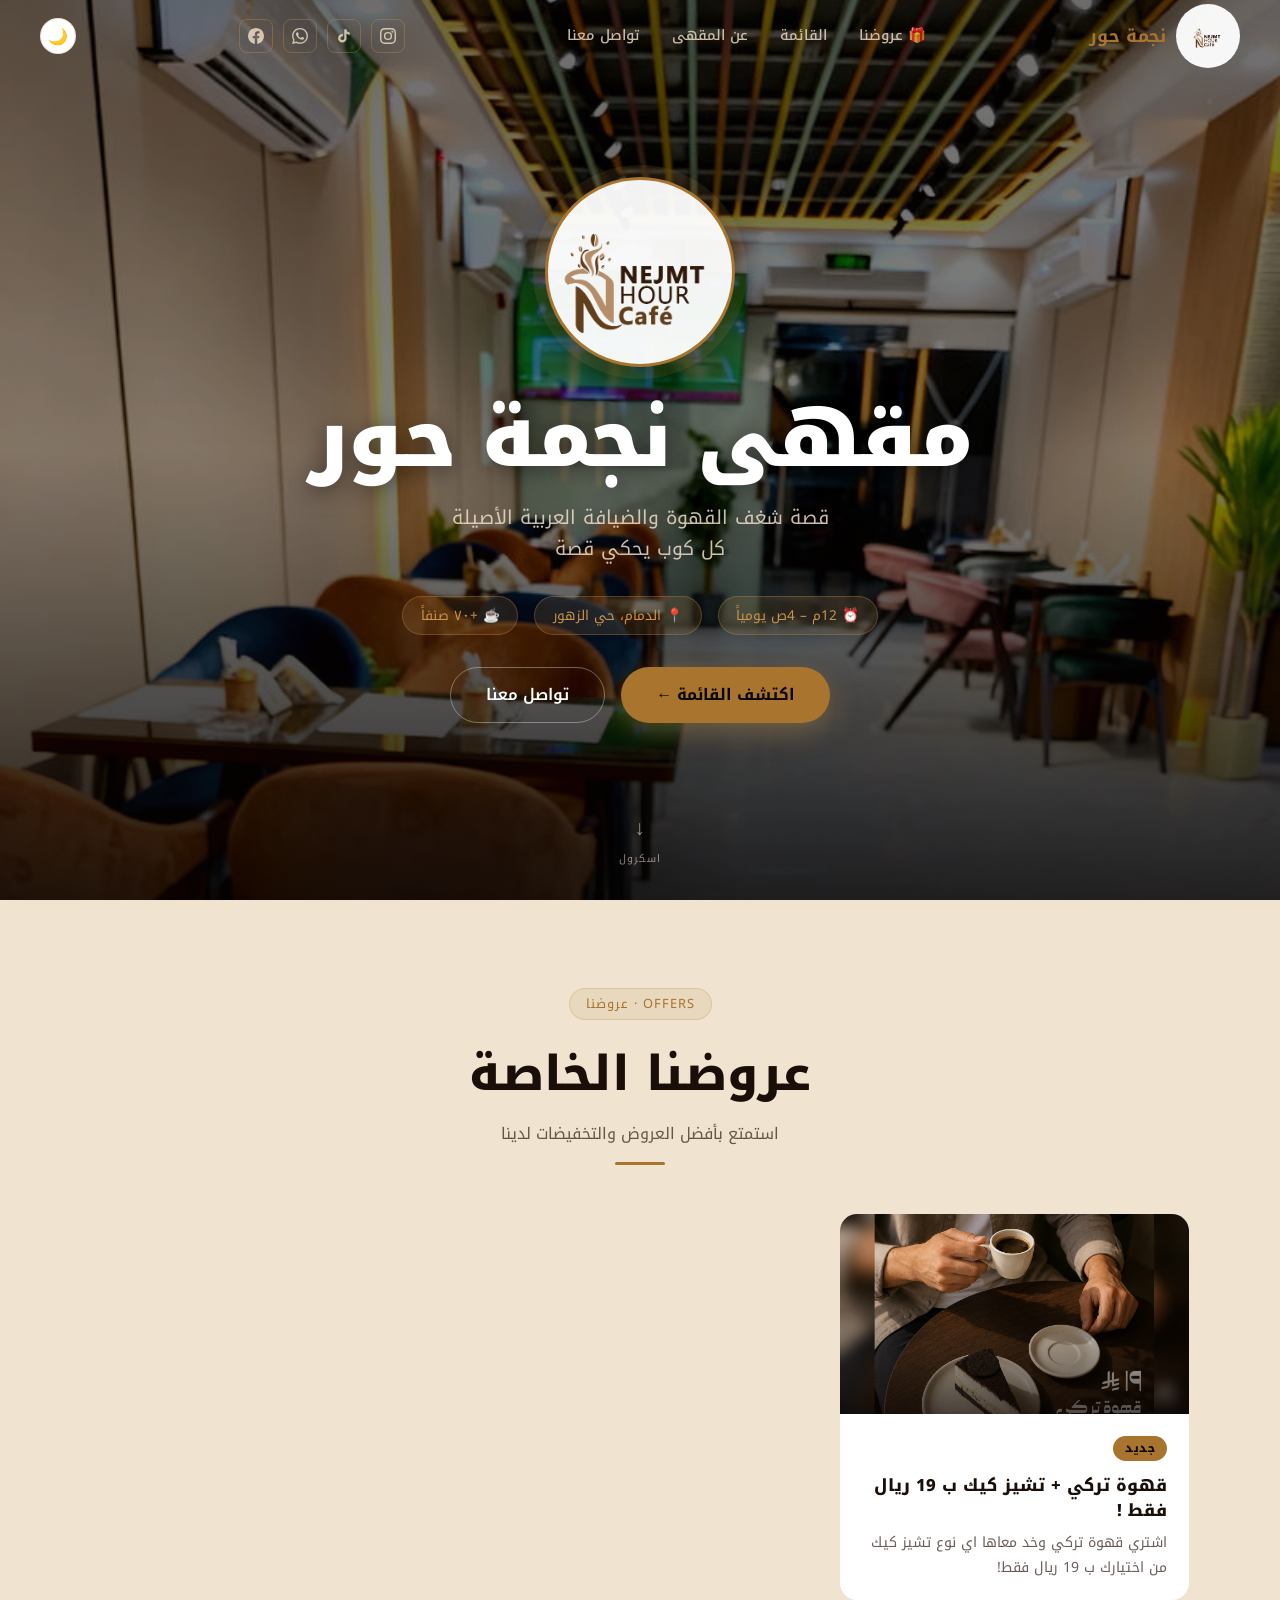
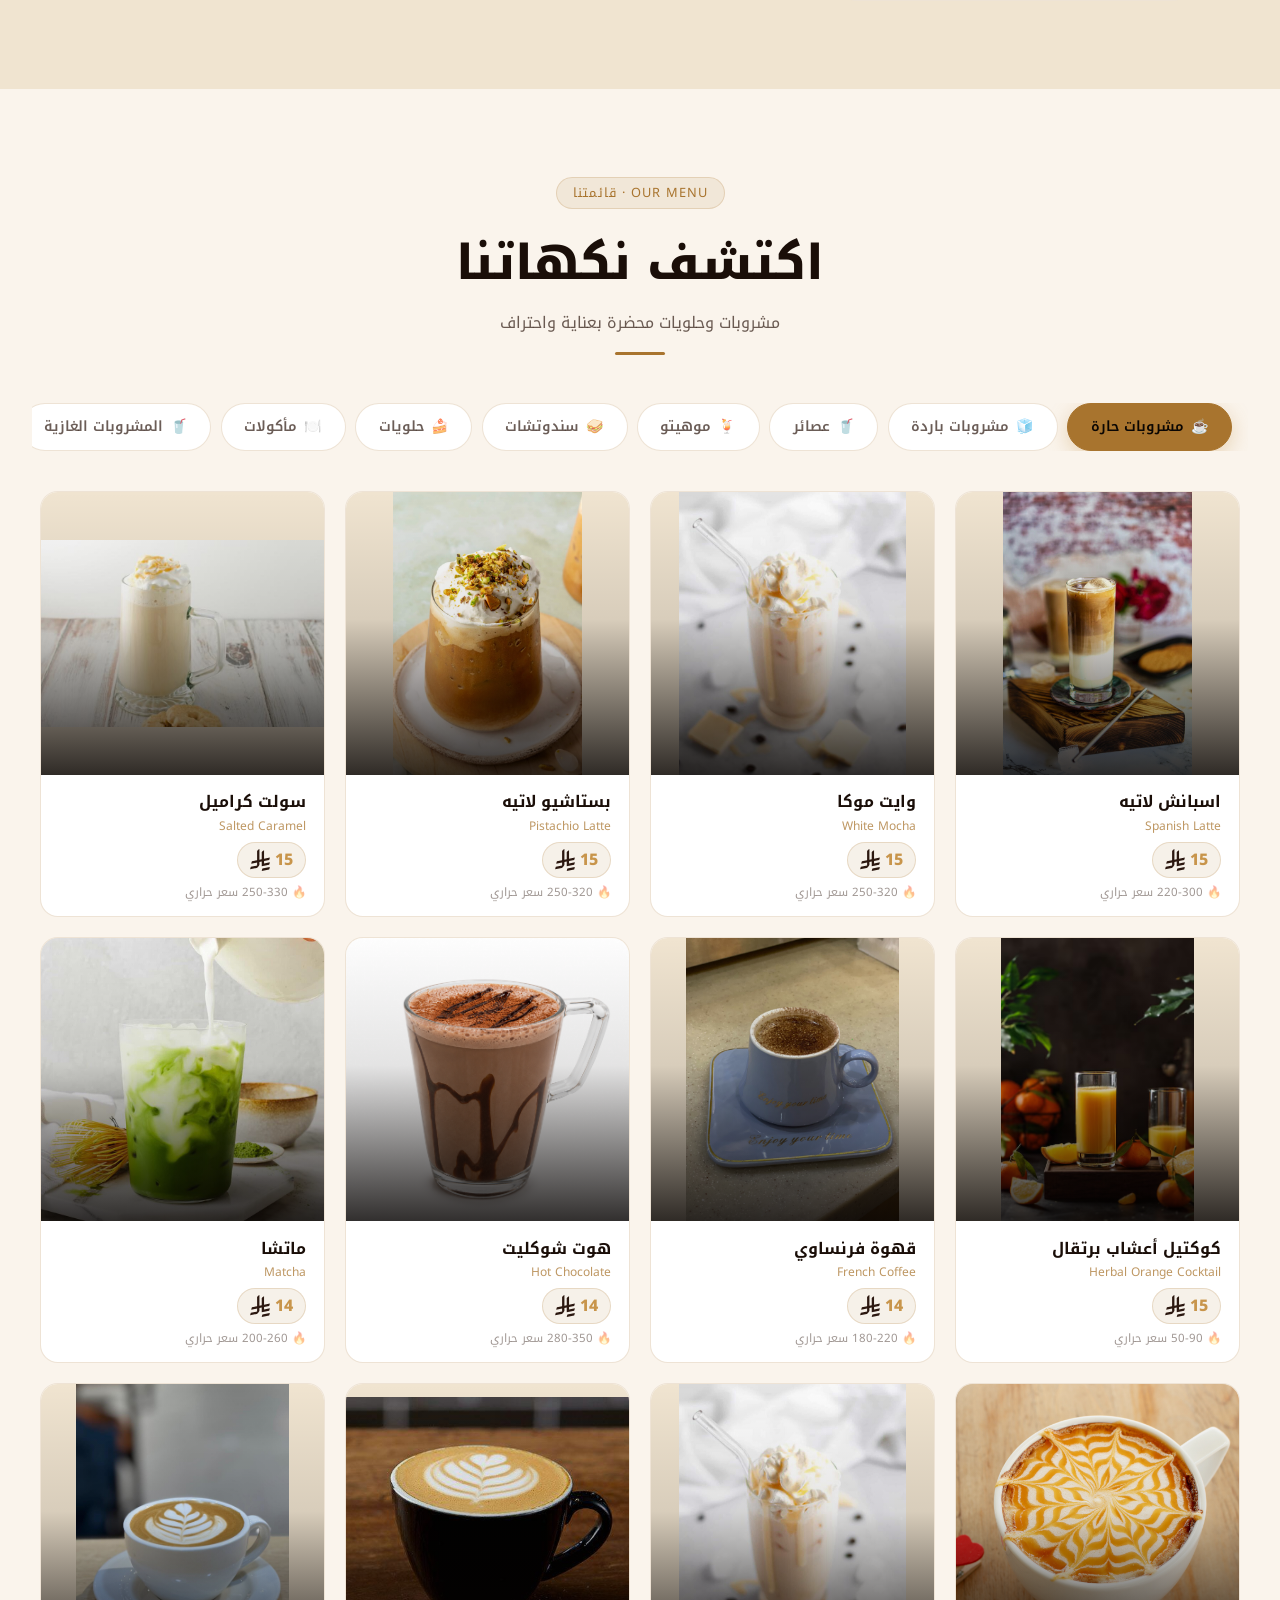
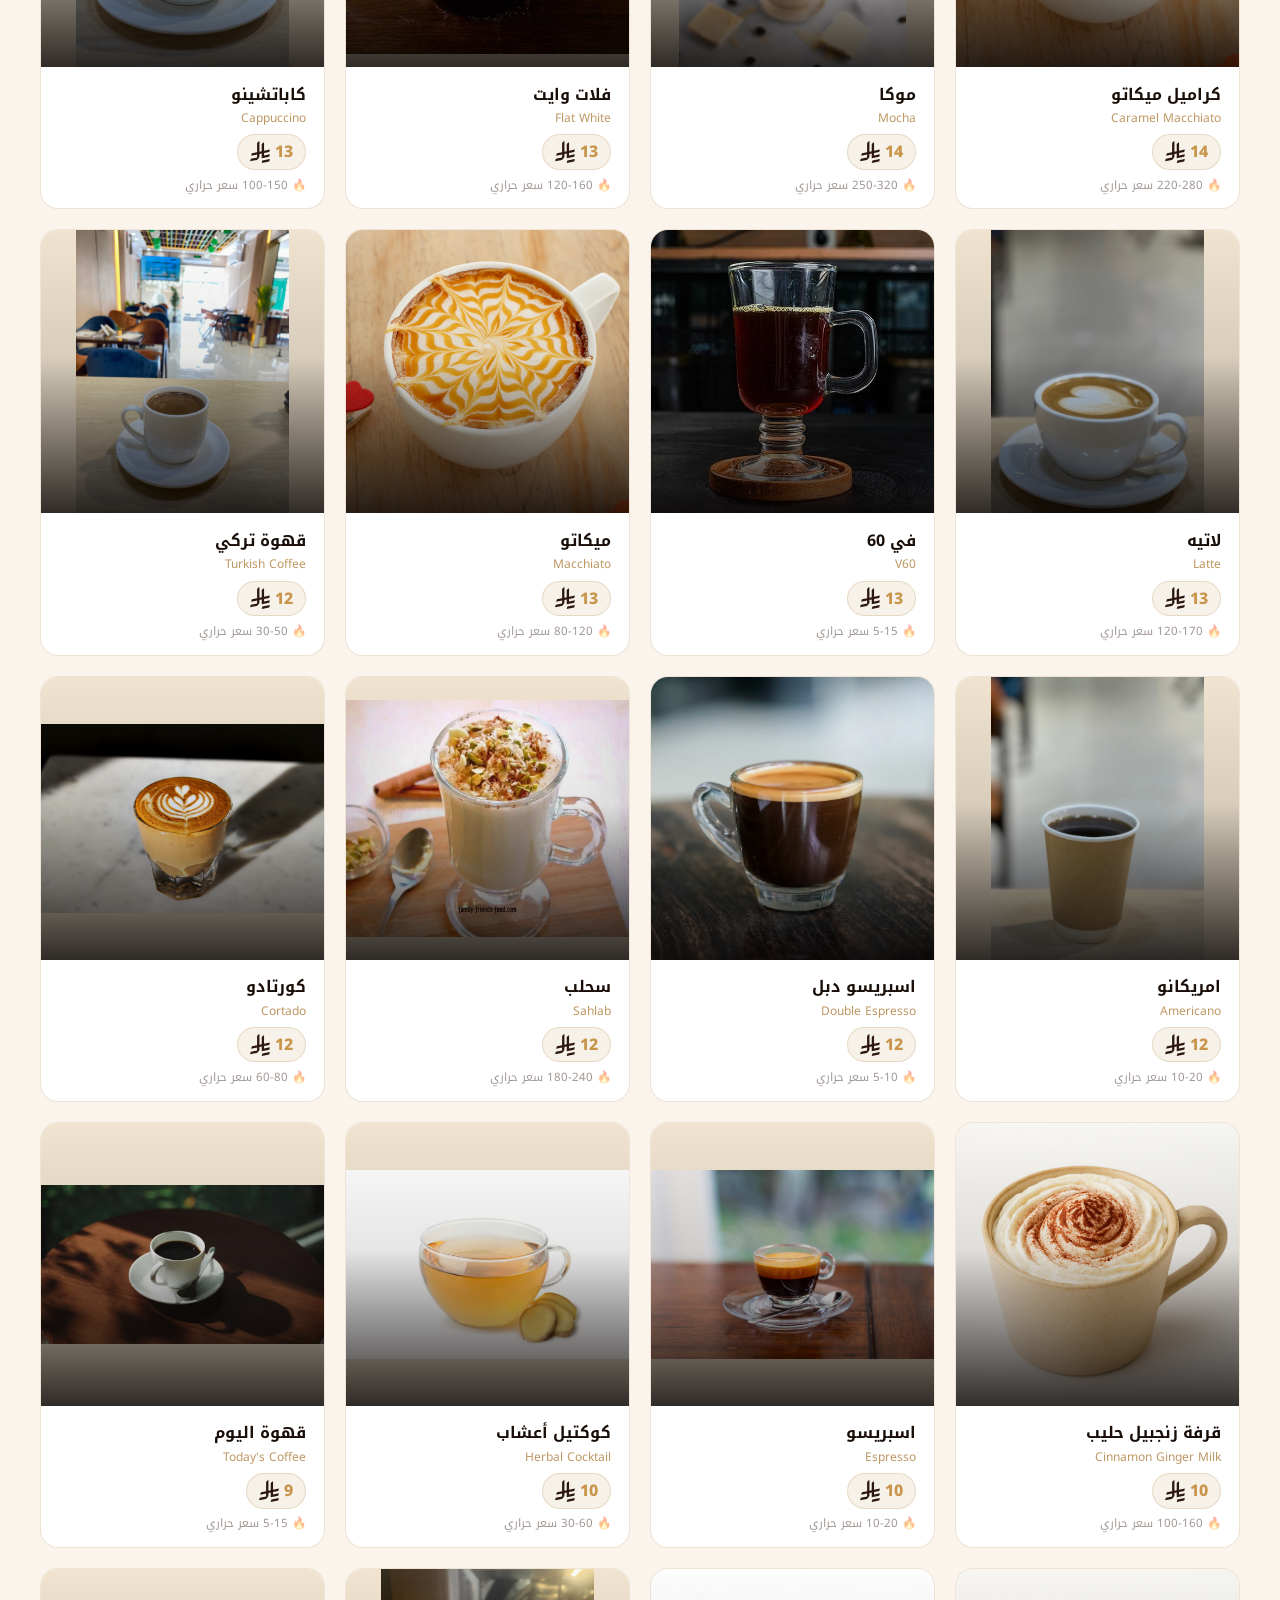
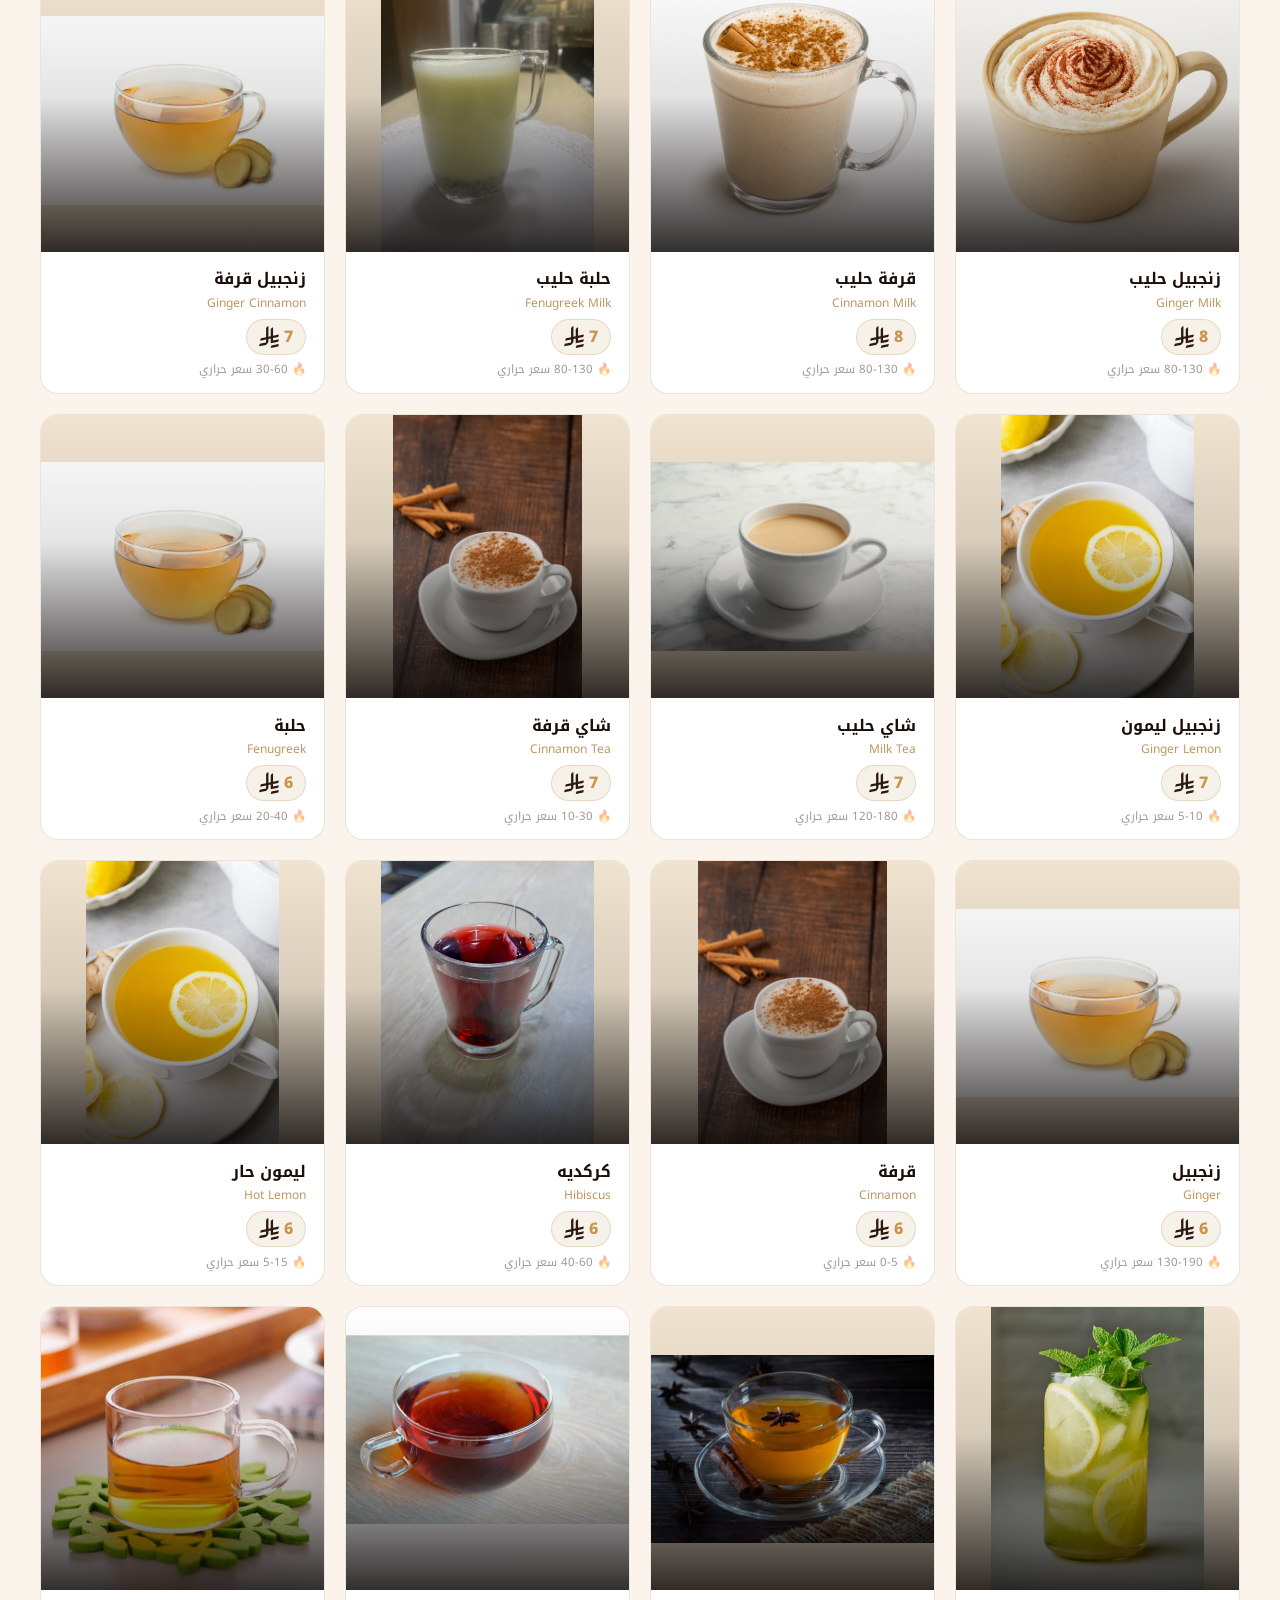
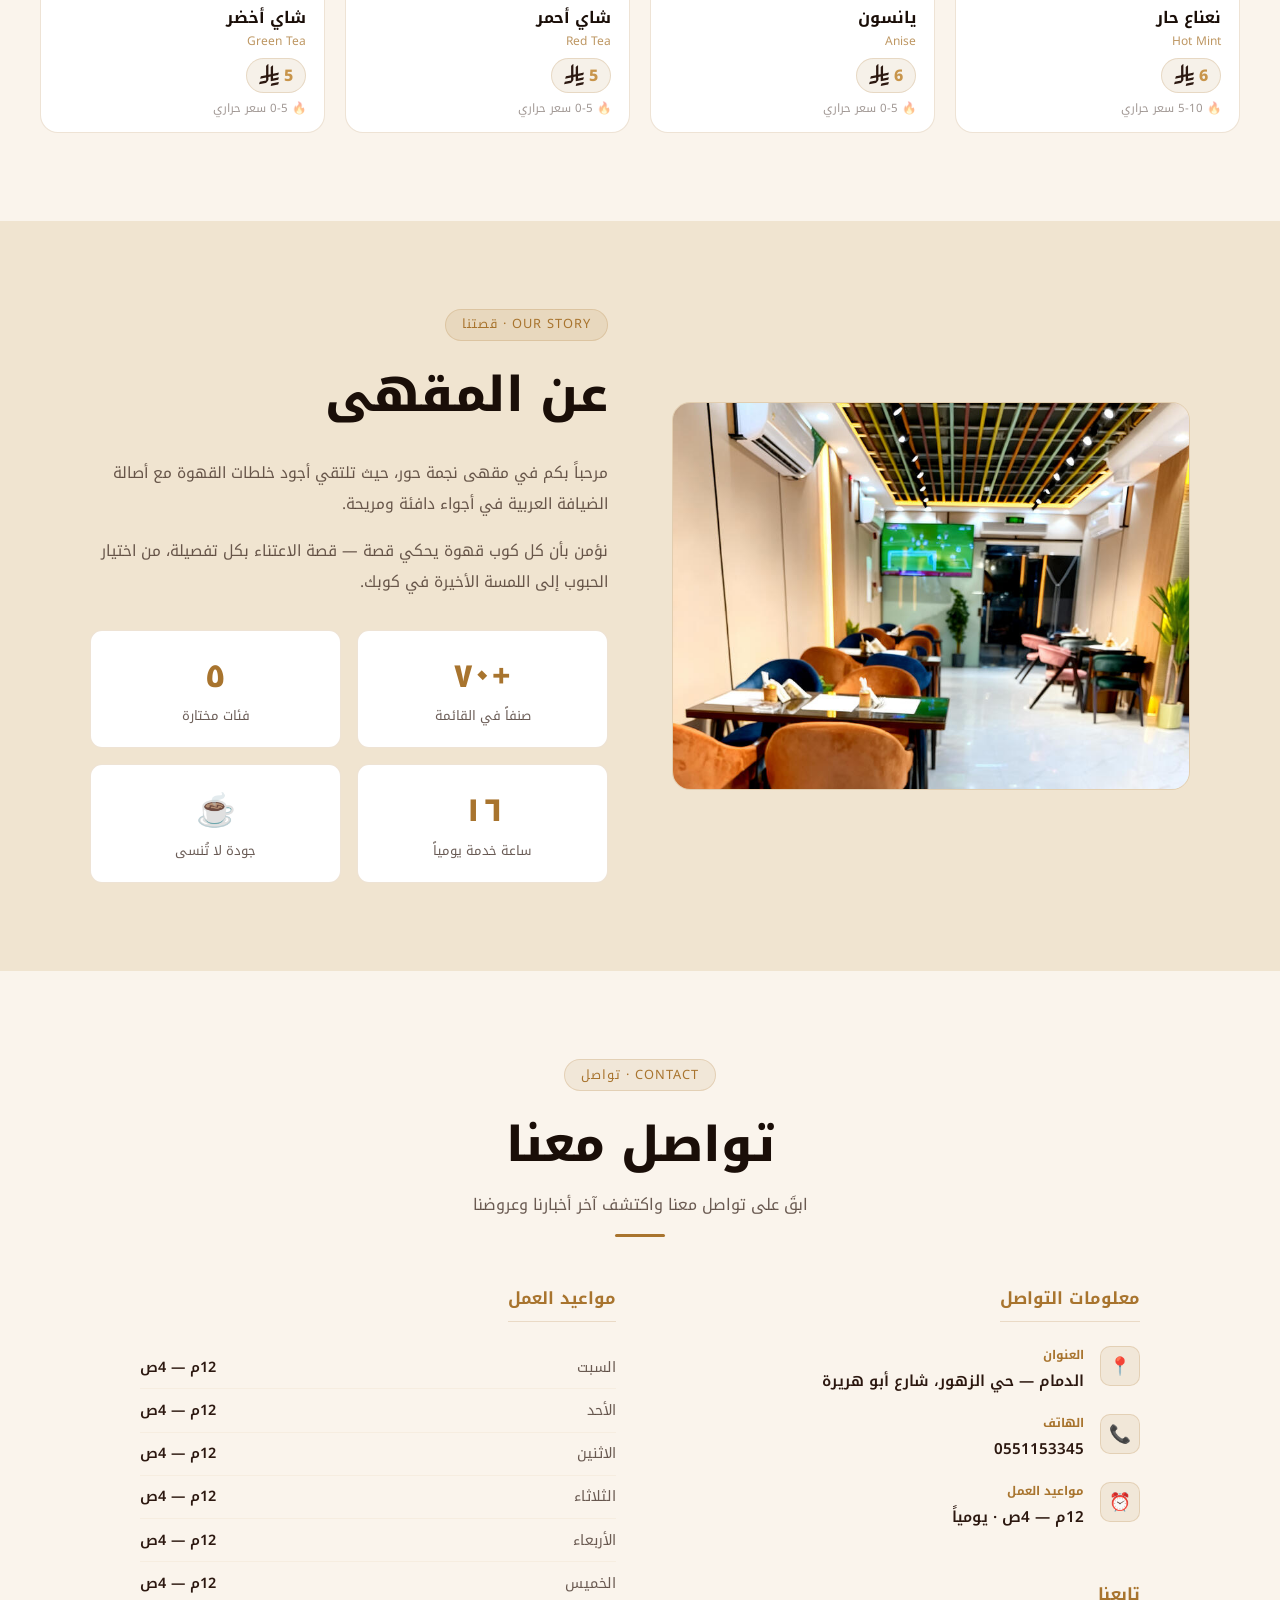
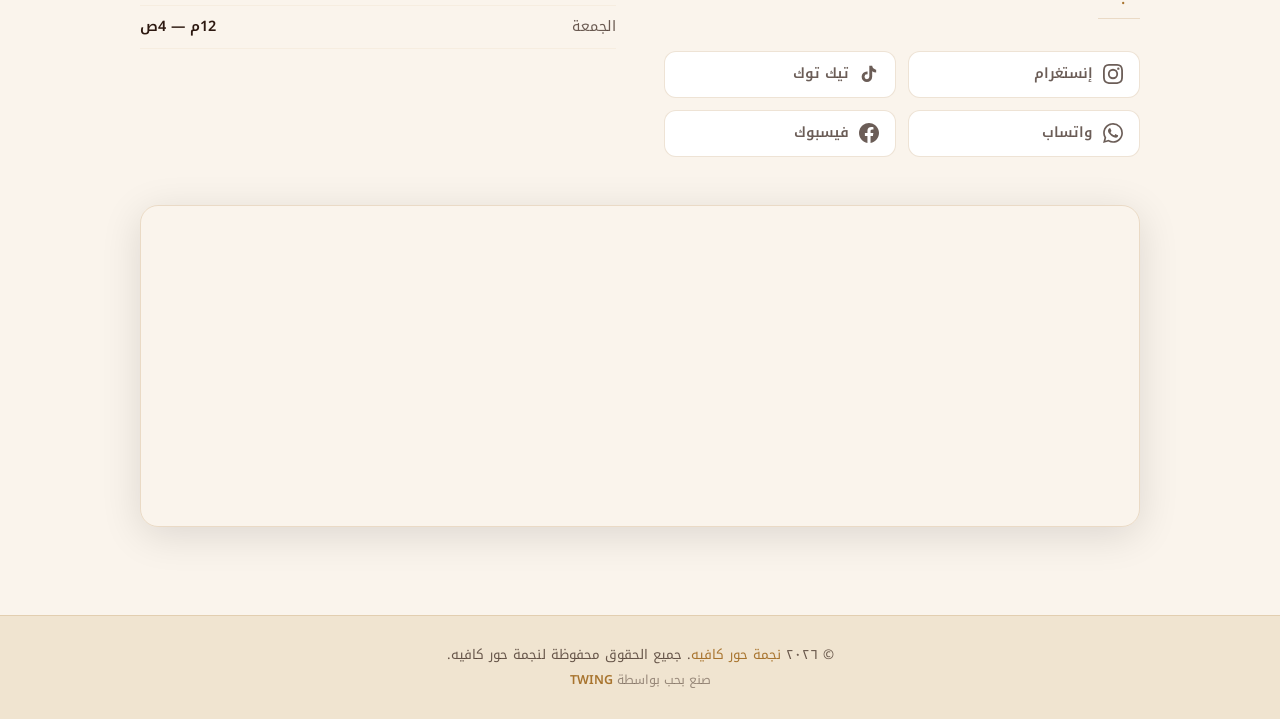
<file: index.html>
<!DOCTYPE html>
<html lang="ar" dir="rtl">
<head>
  <meta charset="UTF-8" />
  <meta name="viewport" content="width=device-width, initial-scale=1.0" />
  <title>مقهى نجمة حور — الدمام</title>
  <meta name="description" content="استمتع بأجود خلطات القهوة في أجواء دافئة ومرحبة — مقهى نجمة حور، الدمام، حي الزهور. مفتوح يومياً ١٢م–٤ص." />
  <meta name="robots" content="index, follow" />
  <link rel="canonical" href="https://nejmthourcafe.com/" />
  <link rel="sitemap" type="application/xml" href="/sitemap.xml" />

  <!-- Open Graph -->
  <meta property="og:type"        content="restaurant" />
  <meta property="og:url"         content="https://nejmthourcafe.com/" />
  <meta property="og:title"       content="مقهى نجمة حور — الدمام" />
  <meta property="og:description" content="أجود خلطات القهوة في الدمام — مفتوح يومياً ١٢م–٤ص، حي الزهور." />
  <meta property="og:image"       content="https://nejmthourcafe.com/images/menu/cafe.jpeg" />
  <meta name="twitter:card"       content="summary_large_image" />

  <!-- Favicon -->
  <link rel="icon" type="image/png" href="images/logo.png" />

  <!-- Fonts: preconnect first, then non-render-blocking stylesheet -->
  <link rel="preconnect" href="https://fonts.googleapis.com" />
  <link rel="preconnect" href="https://fonts.gstatic.com" crossorigin />
  <link rel="stylesheet" href="https://fonts.googleapis.com/css2?family=Noto+Kufi+Arabic:wght@300;400;500;600;700;800;900&display=swap" />

  <!-- Preload LCP image (hero background) -->
  <link rel="preload" as="image" href="images/menu/cafe.jpeg" fetchpriority="high" />

  <link rel="stylesheet" href="css/style.css" />

  <!-- LocalBusiness structured data -->
  <script type="application/ld+json">
  {
    "@context": "https://schema.org",
    "@type": "CafeOrCoffeeShop",
    "name": "نجمة حور كافيه",
    "url": "https://nejmthourcafe.com/",
    "image": "https://nejmthourcafe.com/images/menu/cafe.jpeg",
    "telephone": "+966551153345",
    "address": {
      "@type": "PostalAddress",
      "streetAddress": "شارع أبو هريرة",
      "addressLocality": "الدمام",
      "addressRegion": "المنطقة الشرقية",
      "addressCountry": "SA"
    },
    "openingHours": "Mo-Su 12:00-04:00",
    "servesCuisine": "Coffee, Beverages",
    "priceRange": "$$"
  }
  </script>
</head>
<body class="light">

<!-- ═══ HEADER ═══ -->
<header>
  <nav>
    <!-- Logo — no circle, bigger -->
    <div class="logo">
      <img src="images/logo.png" alt="نجمة حور" width="64" height="64" />
      <span class="logo-text">نجمة حور</span>
    </div>

    <!-- Nav links -->
    <div class="nav-links">
      <a href="#offers" id="nav-offers" style="display:none">🎁 عروضنا</a>
      <a href="#menu">القائمة</a>
      <a href="#about">عن المقهى</a>
      <a href="#contact">تواصل معنا</a>
    </div>

    <!-- Social icons in header -->
    <div class="nav-socials">
      <a href="https://www.instagram.com/nejmthourcafe" target="_blank" rel="noopener" title="إنستغرام">
        <svg viewBox="0 0 24 24" fill="currentColor"><path d="M12 2.163c3.204 0 3.584.012 4.85.07 3.252.148 4.771 1.691 4.919 4.919.058 1.265.069 1.645.069 4.849 0 3.205-.012 3.584-.069 4.849-.149 3.225-1.664 4.771-4.919 4.919-1.266.058-1.644.07-4.85.07-3.204 0-3.584-.012-4.849-.07-3.26-.149-4.771-1.699-4.919-4.92-.058-1.265-.07-1.644-.07-4.849 0-3.204.013-3.583.07-4.849.149-3.227 1.664-4.771 4.919-4.919 1.266-.057 1.645-.069 4.849-.069zM12 0C8.741 0 8.333.014 7.053.072 2.695.272.273 2.69.073 7.052.014 8.333 0 8.741 0 12c0 3.259.014 3.668.072 4.948.2 4.358 2.618 6.78 6.98 6.98C8.333 23.986 8.741 24 12 24c3.259 0 3.668-.014 4.948-.072 4.354-.2 6.782-2.618 6.979-6.98.059-1.28.073-1.689.073-4.948 0-3.259-.014-3.667-.072-4.947-.196-4.354-2.617-6.78-6.979-6.98C15.668.014 15.259 0 12 0zm0 5.838a6.162 6.162 0 100 12.324 6.162 6.162 0 000-12.324zM12 16a4 4 0 110-8 4 4 0 010 8zm6.406-11.845a1.44 1.44 0 100 2.881 1.44 1.44 0 000-2.881z"/></svg>
      </a>
      <a href="https://www.tiktok.com/@nejmthour_cafe" target="_blank" rel="noopener" title="تيك توك">
        <svg viewBox="0 0 24 24" fill="currentColor"><path d="M19.59 6.69a4.83 4.83 0 01-3.77-4.25V2h-3.45v13.67a2.89 2.89 0 01-2.88 2.5 2.89 2.89 0 01-2.89-2.89 2.89 2.89 0 012.89-2.89c.28 0 .54.04.79.1V9.01a6.33 6.33 0 00-.79-.05 6.34 6.34 0 00-6.34 6.34 6.34 6.34 0 006.34 6.34 6.34 6.34 0 006.33-6.34V8.69a8.16 8.16 0 004.77 1.52V6.76a4.85 4.85 0 01-1-.07z"/></svg>
      </a>
      <a href="https://wa.me/966551153345" target="_blank" rel="noopener" title="واتساب">
        <svg viewBox="0 0 24 24" fill="currentColor"><path d="M17.472 14.382c-.297-.149-1.758-.867-2.03-.967-.273-.099-.471-.148-.67.15-.197.297-.767.966-.94 1.164-.173.199-.347.223-.644.075-.297-.15-1.255-.463-2.39-1.475-.883-.788-1.48-1.761-1.653-2.059-.173-.297-.018-.458.13-.606.134-.133.298-.347.446-.52.149-.174.198-.298.298-.497.099-.198.05-.371-.025-.52-.075-.149-.669-1.612-.916-2.207-.242-.579-.487-.5-.669-.51a12.8 12.8 0 00-.57-.01c-.198 0-.52.074-.792.372-.272.297-1.04 1.016-1.04 2.479 0 1.462 1.065 2.875 1.213 3.074.149.198 2.096 3.2 5.077 4.487.709.306 1.262.489 1.694.625.712.227 1.36.195 1.871.118.571-.085 1.758-.719 2.006-1.413.248-.694.248-1.289.173-1.413-.074-.124-.272-.198-.57-.347m-5.421 7.403h-.004a9.87 9.87 0 01-5.031-1.378l-.361-.214-3.741.982.998-3.648-.235-.374a9.86 9.86 0 01-1.51-5.26c.001-5.45 4.436-9.884 9.888-9.884 2.64 0 5.122 1.03 6.988 2.898a9.825 9.825 0 012.893 6.994c-.003 5.45-4.437 9.884-9.885 9.884m8.413-18.297A11.815 11.815 0 0012.05 0C5.495 0 .16 5.335.157 11.892c0 2.096.547 4.142 1.588 5.945L.057 24l6.305-1.654a11.882 11.882 0 005.683 1.448h.005c6.554 0 11.89-5.335 11.893-11.893a11.821 11.821 0 00-3.48-8.413z"/></svg>
      </a>
      <a href="https://www.facebook.com/nejmt.hour.cafe" target="_blank" rel="noopener" title="فيسبوك">
        <svg viewBox="0 0 24 24" fill="currentColor"><path d="M24 12.073c0-6.627-5.373-12-12-12s-12 5.373-12 12c0 5.99 4.388 10.954 10.125 11.854v-8.385H7.078v-3.47h3.047V9.43c0-3.007 1.792-4.669 4.533-4.669 1.312 0 2.686.235 2.686.235v2.953H15.83c-1.491 0-1.956.925-1.956 1.874v2.25h3.328l-.532 3.47h-2.796v8.385C19.612 23.027 24 18.062 24 12.073z"/></svg>
      </a>
    </div>


    <!-- Theme toggle + mobile hamburger -->
    <div style="display:flex;align-items:center;gap:8px;">
      <button class="theme-toggle" id="theme-toggle" aria-label="تبديل الوضع">🌙</button>
      <button class="nav-toggle" aria-label="القائمة">☰</button>
    </div>
  </nav>
</header>

<!-- ═══ HERO ═══ -->
<section id="hero">
  <div class="hero-bg"></div>
  <div class="hero-content">
    <!-- Logo bigger inside circle -->
    <div class="hero-logo-ring">
      <img src="images/logo.png" alt="نجمة حور" width="190" height="190" />
    </div>
    <h1>مقهى نجمة حور</h1>
    <p>قصة شغف القهوة والضيافة العربية الأصيلة<br>كل كوب يحكي قصة</p>

    <div class="hero-badges">
      <span class="hero-badge">⏰ 12م – 4ص يومياً</span>
      <span class="hero-badge">📍 الدمام، حي الزهور</span>
      <span class="hero-badge">☕ +٧٠ صنفاً</span>
    </div>

    <div class="hero-cta">
      <a href="#menu" class="btn-primary">اكتشف القائمة ←</a>
      <a href="#contact" class="btn-secondary">تواصل معنا</a>
    </div>
  </div>
  <div class="hero-scroll">
    <span>↓</span>
    <small>اسكرول</small>
  </div>
</section>

<!-- ═══ OFFERS ═══ -->
<section id="offers" style="display:none">
  <div class="section-header reveal">
    <span class="section-tag">OFFERS · عروضنا</span>
    <h2>عروضنا الخاصة</h2>
    <p>استمتع بأفضل العروض والتخفيضات لدينا</p>
    <div class="divider"></div>
  </div>
  <div class="offers-grid" id="offers-grid"></div>
</section>

<!-- ═══ MENU ═══ -->
<section id="menu">
  <div class="section-header reveal">
    <span class="section-tag">OUR MENU · قائمتنا</span>
    <h2>اكتشف نكهاتنا</h2>
    <p>مشروبات وحلويات محضرة بعناية واحتراف</p>
    <div class="divider"></div>
  </div>
  <div class="tabs-wrap">
    <div class="tabs" id="tabs"></div>
  </div>
  <div class="menu-grid" id="menu-grid"></div>
</section>

<!-- ═══ ABOUT ═══ -->
<section id="about">
  <div class="about-inner">
    <div class="about-img-wrap reveal">
      <img src="images/menu/cafe.jpeg" alt="مقهى نجمة حور" width="600" height="450" loading="lazy" />
    </div>
    <div class="about-text">
      <div class="section-header reveal" style="text-align:right;margin-bottom:1.5rem;">
        <span class="section-tag">OUR STORY · قصتنا</span>
        <h2>عن المقهى</h2>
      </div>
      <p class="reveal">مرحباً بكم في مقهى نجمة حور، حيث تلتقي أجود خلطات القهوة مع أصالة الضيافة العربية في أجواء دافئة ومريحة.</p>
      <p class="reveal">نؤمن بأن كل كوب قهوة يحكي قصة — قصة الاعتناء بكل تفصيلة، من اختيار الحبوب إلى اللمسة الأخيرة في كوبك.</p>
      <div class="stats-grid reveal">
        <div class="stat-card"><span class="stat-num">+٧٠</span><span class="stat-label">صنفاً في القائمة</span></div>
        <div class="stat-card"><span class="stat-num">٥</span><span class="stat-label">فئات مختارة</span></div>
        <div class="stat-card"><span class="stat-num">١٦</span><span class="stat-label">ساعة خدمة يومياً</span></div>
        <div class="stat-card"><span class="stat-num">☕</span><span class="stat-label">جودة لا تُنسى</span></div>
      </div>
    </div>
  </div>
</section>

<!-- ═══ CONTACT ═══ -->
<section id="contact">
  <div class="section-header reveal">
    <span class="section-tag">CONTACT · تواصل</span>
    <h2>تواصل معنا</h2>
    <p>ابقَ على تواصل معنا واكتشف آخر أخبارنا وعروضنا</p>
    <div class="divider"></div>
  </div>

  <div class="contact-inner">
    <div class="contact-block reveal">
      <h3>معلومات التواصل</h3>
      <div class="contact-item">
        <div class="c-icon">📍</div>
        <div class="c-info">
          <strong>العنوان</strong>
          <a href="https://maps.app.goo.gl/KxnZUq78EVGkxaut8" target="_blank" rel="noopener">
            الدمام — حي الزهور، شارع أبو هريرة
          </a>
        </div>
      </div>
      <div class="contact-item">
        <div class="c-icon">📞</div>
        <div class="c-info">
          <strong>الهاتف</strong>
          <a href="tel:+966551153345">0551153345</a>
        </div>
      </div>
      <div class="contact-item">
        <div class="c-icon">⏰</div>
        <div class="c-info">
          <strong>مواعيد العمل</strong>
          <span>12م — 4ص · يومياً</span>
        </div>
      </div>

      <h3 style="margin-top:2rem;">تابعنا</h3>
      <div class="social-grid">
        <a class="social-link instagram" href="https://www.instagram.com/nejmthourcafe" target="_blank" rel="noopener">
          <svg viewBox="0 0 24 24" fill="currentColor"><path d="M12 2.163c3.204 0 3.584.012 4.85.07 3.252.148 4.771 1.691 4.919 4.919.058 1.265.069 1.645.069 4.849 0 3.205-.012 3.584-.069 4.849-.149 3.225-1.664 4.771-4.919 4.919-1.266.058-1.644.07-4.85.07-3.204 0-3.584-.012-4.849-.07-3.26-.149-4.771-1.699-4.919-4.92-.058-1.265-.07-1.644-.07-4.849 0-3.204.013-3.583.07-4.849.149-3.227 1.664-4.771 4.919-4.919 1.266-.057 1.645-.069 4.849-.069zM12 0C8.741 0 8.333.014 7.053.072 2.695.272.273 2.69.073 7.052.014 8.333 0 8.741 0 12c0 3.259.014 3.668.072 4.948.2 4.358 2.618 6.78 6.98 6.98C8.333 23.986 8.741 24 12 24c3.259 0 3.668-.014 4.948-.072 4.354-.2 6.782-2.618 6.979-6.98.059-1.28.073-1.689.073-4.948 0-3.259-.014-3.667-.072-4.947-.196-4.354-2.617-6.78-6.979-6.98C15.668.014 15.259 0 12 0zm0 5.838a6.162 6.162 0 100 12.324 6.162 6.162 0 000-12.324zM12 16a4 4 0 110-8 4 4 0 010 8zm6.406-11.845a1.44 1.44 0 100 2.881 1.44 1.44 0 000-2.881z"/></svg>
          إنستغرام
        </a>
        <a class="social-link tiktok" href="https://www.tiktok.com/@nejmthour_cafe" target="_blank" rel="noopener">
          <svg viewBox="0 0 24 24" fill="currentColor"><path d="M19.59 6.69a4.83 4.83 0 01-3.77-4.25V2h-3.45v13.67a2.89 2.89 0 01-2.88 2.5 2.89 2.89 0 01-2.89-2.89 2.89 2.89 0 012.89-2.89c.28 0 .54.04.79.1V9.01a6.33 6.33 0 00-.79-.05 6.34 6.34 0 00-6.34 6.34 6.34 6.34 0 006.34 6.34 6.34 6.34 0 006.33-6.34V8.69a8.16 8.16 0 004.77 1.52V6.76a4.85 4.85 0 01-1-.07z"/></svg>
          تيك توك
        </a>
        <a class="social-link whatsapp" href="https://wa.me/966551153345" target="_blank" rel="noopener">
          <svg viewBox="0 0 24 24" fill="currentColor"><path d="M17.472 14.382c-.297-.149-1.758-.867-2.03-.967-.273-.099-.471-.148-.67.15-.197.297-.767.966-.94 1.164-.173.199-.347.223-.644.075-.297-.15-1.255-.463-2.39-1.475-.883-.788-1.48-1.761-1.653-2.059-.173-.297-.018-.458.13-.606.134-.133.298-.347.446-.52.149-.174.198-.298.298-.497.099-.198.05-.371-.025-.52-.075-.149-.669-1.612-.916-2.207-.242-.579-.487-.5-.669-.51a12.8 12.8 0 00-.57-.01c-.198 0-.52.074-.792.372-.272.297-1.04 1.016-1.04 2.479 0 1.462 1.065 2.875 1.213 3.074.149.198 2.096 3.2 5.077 4.487.709.306 1.262.489 1.694.625.712.227 1.36.195 1.871.118.571-.085 1.758-.719 2.006-1.413.248-.694.248-1.289.173-1.413-.074-.124-.272-.198-.57-.347m-5.421 7.403h-.004a9.87 9.87 0 01-5.031-1.378l-.361-.214-3.741.982.998-3.648-.235-.374a9.86 9.86 0 01-1.51-5.26c.001-5.45 4.436-9.884 9.888-9.884 2.64 0 5.122 1.03 6.988 2.898a9.825 9.825 0 012.893 6.994c-.003 5.45-4.437 9.884-9.885 9.884m8.413-18.297A11.815 11.815 0 0012.05 0C5.495 0 .16 5.335.157 11.892c0 2.096.547 4.142 1.588 5.945L.057 24l6.305-1.654a11.882 11.882 0 005.683 1.448h.005c6.554 0 11.89-5.335 11.893-11.893a11.821 11.821 0 00-3.48-8.413z"/></svg>
          واتساب
        </a>
        <a class="social-link facebook" href="https://www.facebook.com/nejmt.hour.cafe" target="_blank" rel="noopener">
          <svg viewBox="0 0 24 24" fill="currentColor"><path d="M24 12.073c0-6.627-5.373-12-12-12s-12 5.373-12 12c0 5.99 4.388 10.954 10.125 11.854v-8.385H7.078v-3.47h3.047V9.43c0-3.007 1.792-4.669 4.533-4.669 1.312 0 2.686.235 2.686.235v2.953H15.83c-1.491 0-1.956.925-1.956 1.874v2.25h3.328l-.532 3.47h-2.796v8.385C19.612 23.027 24 18.062 24 12.073z"/></svg>
          فيسبوك
        </a>
      </div>
    </div>

    <div class="contact-block reveal">
      <h3>مواعيد العمل</h3>
      <ul class="hours-list">
        <li><span>السبت</span>    <span>12م — 4ص</span></li>
        <li><span>الأحد</span>    <span>12م — 4ص</span></li>
        <li><span>الاثنين</span>  <span>12م — 4ص</span></li>
        <li><span>الثلاثاء</span> <span>12م — 4ص</span></li>
        <li><span>الأربعاء</span> <span>12م — 4ص</span></li>
        <li><span>الخميس</span>   <span>12م — 4ص</span></li>
        <li><span>الجمعة</span>   <span>12م — 4ص</span></li>
      </ul>
    </div>
  </div>

  <!-- Google Maps -->
  <div class="map-wrap reveal">
    <iframe
      src="https://maps.google.com/maps?q=نجمة+حور+كافيه+الدمام+حي+الزهور&output=embed&hl=ar&z=16"
      allowfullscreen
      loading="lazy"
      referrerpolicy="no-referrer-when-downgrade"
      title="موقع مقهى نجمة حور">
    </iframe>
  </div>
</section>

<!-- ═══ FOOTER ═══ -->
<footer>
  <p>© ٢٠٢٦ <span>نجمة حور كافيه</span>. جميع الحقوق محفوظة لنجمة حور كافيه.</p>
  <p class="credit">صنع بحب بواسطة <a href="https://ti-wing.com" target="_blank" rel="noopener">TWING</a></p>
</footer>

<!-- SAR symbol template (hidden) -->
<svg xmlns="http://www.w3.org/2000/svg" style="display:none">
  <symbol id="sar" viewBox="0 0 32 22">
    <path d="M29,4 C29,4 22,3.5 15.5,8.5 C9,13.5 7,19 7,19 L3,19 L3,16 L5.5,16 C5.5,16 8,11 14,6.5 C20,2 29,1.5 29,4 Z"/>
    <rect x="3" y="11.5" width="10" height="2.2" rx="1.1"/>
    <rect x="3" y="7"    width="7"  height="2.2" rx="1.1"/>
  </symbol>
</svg>

<script src="js/app.js"></script>
</body>
</html>
</file>
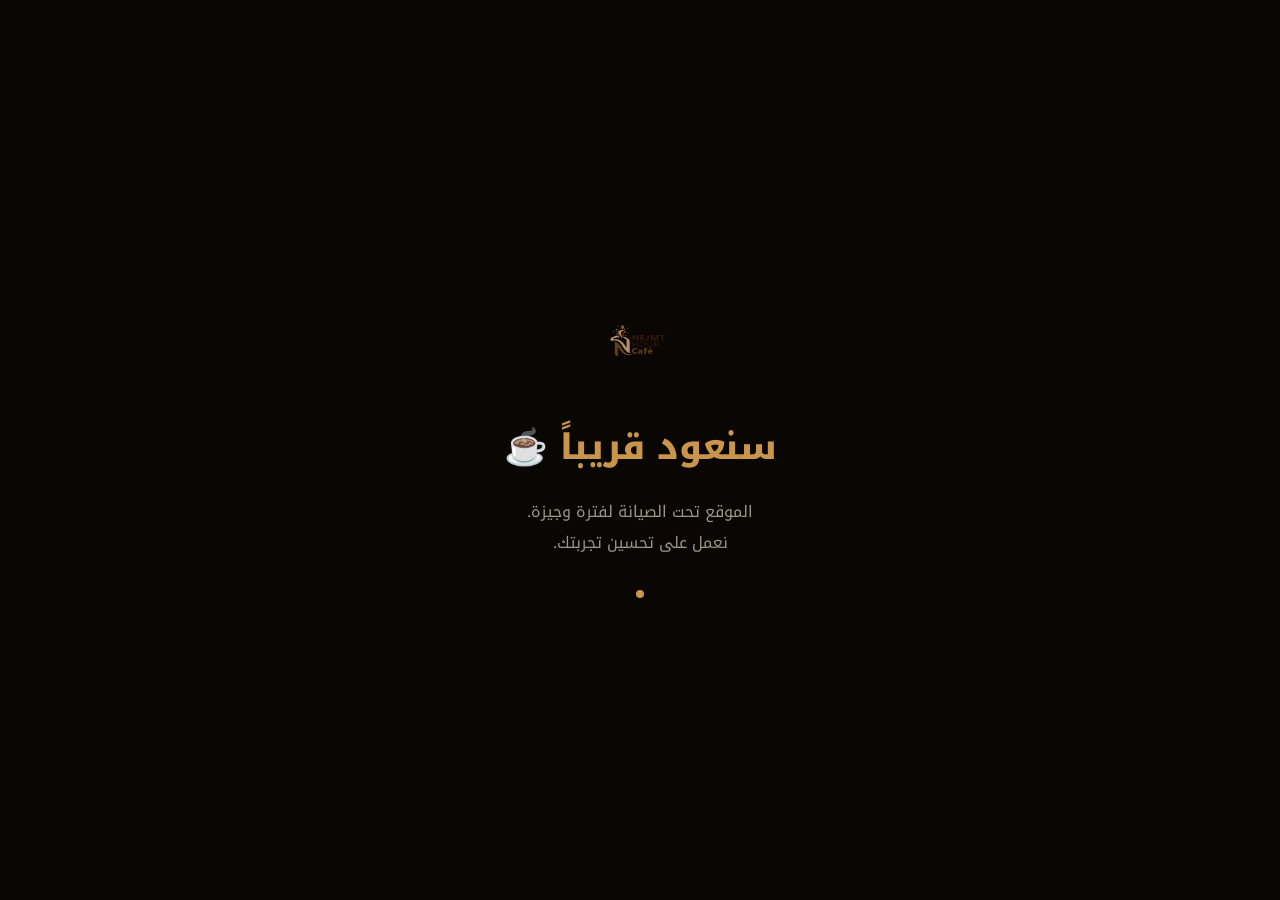
<file: maintenance.html>
<!DOCTYPE html>
<html lang="ar" dir="rtl">
<head>
<meta charset="UTF-8">
<meta name="viewport" content="width=device-width, initial-scale=1.0">
<title>نجمة حور — قريباً نعود</title>
<link rel="icon" href="images/logo.png">
<link rel="preconnect" href="https://fonts.googleapis.com">
<link rel="preconnect" href="https://fonts.gstatic.com" crossorigin>
<link rel="stylesheet" href="https://fonts.googleapis.com/css2?family=Noto+Kufi+Arabic:wght@400;600;700;800&display=swap">
<style>
  *, *::before, *::after { box-sizing: border-box; margin: 0; padding: 0; }
  body {
    font-family: 'Noto Kufi Arabic', sans-serif;
    background: #0A0603;
    color: #F0DEC8;
    min-height: 100vh;
    display: flex;
    align-items: center;
    justify-content: center;
    text-align: center;
    padding: 2rem;
  }
  .wrap { max-width: 480px; }
  .logo { width: 90px; height: 90px; border-radius: 50%; margin: 0 auto 2rem; display: block; }
  h1 { font-size: clamp(1.6rem, 5vw, 2.2rem); font-weight: 800; color: #C8954B; margin-bottom: 1rem; }
  p  { font-size: 1rem; color: rgba(240,222,200,0.65); line-height: 1.9; }
  .dot { display: inline-block; width: 8px; height: 8px; border-radius: 50%;
         background: #C8954B; margin: 2rem auto 0; animation: pulse 1.6s ease-in-out infinite; }
  @keyframes pulse { 0%,100%{opacity:.3;transform:scale(.85)} 50%{opacity:1;transform:scale(1)} }
</style>
</head>
<body>
<div class="wrap">
  <img src="images/logo.png" alt="نجمة حور" class="logo">
  <h1>سنعود قريباً ☕</h1>
  <p>الموقع تحت الصيانة لفترة وجيزة.<br>نعمل على تحسين تجربتك.</p>
  <span class="dot"></span>
</div>
</body>
</html>
</file>
<file: css/style.css>
/* ══════════════════════════════════════════
   DARK MODE (default)
   ══════════════════════════════════════════ */
:root {
  --bg:          #0A0603;
  --bg-2:        #130C07;
  --bg-card:     #1A1008;
  --gold:        #C8954B;
  --gold-light:  #DFB47A;
  --gold-dim:    rgba(200,149,75,0.15);
  --cream:       #F0DEC8;
  --cream-dim:   rgba(240,222,200,0.65);
  --white:       #FFFFFF;
  --border:      rgba(200,149,75,0.18);
  --border-h:    rgba(200,149,75,0.5);
  --shadow:      0 8px 40px rgba(0,0,0,0.55);
  --text-muted:  rgba(240,222,200,0.45);
  --radius:      18px;
  --radius-sm:   12px;
  --header-bg:   rgba(10,6,3,0.88);
  --map-filter:  none;
}

/* ══════════════════════════════════════════
   LIGHT MODE
   ══════════════════════════════════════════ */
body.light {
  --bg:          #FAF4EC;
  --bg-2:        #F0E4D0;
  --bg-card:     #FFFFFF;
  --gold:        #A8742E;
  --gold-light:  #C8954B;
  --gold-dim:    rgba(168,116,46,0.1);
  --cream:       #2C1810;
  --cream-dim:   rgba(44,24,16,0.7);
  --white:       #1A0E08;
  --border:      rgba(168,116,46,0.2);
  --border-h:    rgba(168,116,46,0.5);
  --shadow:      0 8px 40px rgba(0,0,0,0.12);
  --text-muted:  rgba(44,24,16,0.45);
  --header-bg:   rgba(250,244,236,0.92);
  --map-filter:  none;
}

/* ── Reset ── */
*, *::before, *::after { box-sizing: border-box; margin: 0; padding: 0; }
html { scroll-behavior: smooth; }
body {
  font-family: 'Noto Kufi Arabic', sans-serif;
  direction: rtl;
  background: var(--bg);
  color: var(--cream);
  line-height: 1.6;
  overflow-x: hidden;
  transition: background 0.3s, color 0.3s;
}
img { display: block; max-width: 100%; }
a  { text-decoration: none; color: inherit; }

/* ── Scrollbar ── */
::-webkit-scrollbar { width: 6px; }
::-webkit-scrollbar-track { background: var(--bg-2); }
::-webkit-scrollbar-thumb { background: var(--gold); border-radius: 6px; }

/* ══════════════════════════════════════════
   HEADER
   ══════════════════════════════════════════ */
header {
  position: fixed; top: 0; inset-inline: 0; z-index: 100;
  padding: 0 2rem;
  transition: background 0.4s, backdrop-filter 0.4s, border-bottom 0.4s;
}
header.scrolled {
  background: var(--header-bg);
  backdrop-filter: blur(16px);
  border-bottom: 1px solid var(--border);
}
nav {
  max-width: 1200px; margin: 0 auto;
  height: 72px; display: flex; align-items: center; justify-content: space-between;
  gap: 1rem;
}

/* Logo — circle with white bg */
.logo { display: flex; align-items: center; gap: 10px; }
.logo img {
  width: 64px; height: 64px;
  object-fit: contain;
  border-radius: 50%;
  background: rgba(255,255,255,0.95);
  padding: 4px;
  flex-shrink: 0;
}
.logo-text { font-size: 1.1rem; font-weight: 700; color: var(--gold); }

/* Nav links */
.nav-links { display: flex; gap: 2rem; }
.nav-links a {
  font-size: 0.9rem; font-weight: 500; color: var(--cream-dim);
  transition: color 0.2s; position: relative;
}
.nav-links a::after {
  content: ''; position: absolute; bottom: -4px; right: 0; width: 0; height: 2px;
  background: var(--gold); border-radius: 2px; transition: width 0.3s;
}
.nav-links a:hover { color: var(--gold); }
.nav-links a:hover::after { width: 100%; }

/* Header social icons */
.nav-socials {
  display: flex; align-items: center; gap: 10px;
}
.nav-socials a {
  display: flex; align-items: center; justify-content: center;
  width: 34px; height: 34px; border-radius: 8px;
  color: var(--cream-dim); border: 1px solid var(--border);
  transition: all 0.2s;
}
.nav-socials a svg { width: 16px; height: 16px; }
.nav-socials a:hover { color: var(--gold); border-color: var(--gold); background: var(--gold-dim); }

/* Theme toggle */
.theme-toggle {
  background: var(--bg-card); border: 1px solid var(--border);
  border-radius: 50px; width: 36px; height: 36px;
  display: flex; align-items: center; justify-content: center;
  cursor: pointer; font-size: 1rem; transition: all 0.2s; flex-shrink: 0;
}
.theme-toggle:hover { border-color: var(--gold); }

/* Mobile toggle */
.nav-toggle {
  display: none; background: none; border: 1px solid var(--border);
  border-radius: 8px; padding: 6px 10px; font-size: 1.1rem;
  cursor: pointer; color: var(--cream);
}

/* ══════════════════════════════════════════
   HERO
   ══════════════════════════════════════════ */
#hero {
  position: relative; min-height: 100svh;
  display: flex; align-items: center; justify-content: center;
  text-align: center; overflow: hidden;
}
.hero-bg {
  position: absolute; inset: 0; z-index: 0;
  background: url('../images/menu/cafe.jpeg') center/cover no-repeat;
  transition: filter 0.3s;
}
body.light .hero-bg { filter: brightness(0.85); }
.hero-bg::after {
  content: ''; position: absolute; inset: 0;
  background: linear-gradient(to bottom, rgba(5,2,1,0.5) 0%, rgba(5,2,1,0.4) 50%, rgba(5,2,1,0.85) 100%);
}
.hero-content { position: relative; z-index: 1; max-width: 720px; padding: 0 1.5rem; }

/* Hero logo — circle wrapper + scaled img inside */
.hero-logo-ring {
  width: 190px; height: 190px; border-radius: 50%;
  overflow: hidden;
  background: rgba(255,255,255,0.95);
  margin: 0 auto 1.75rem;
  border: 3px solid var(--gold);
  box-shadow: 0 0 0 12px rgba(200,149,75,0.12), 0 16px 48px rgba(0,0,0,0.6);
  display: flex; align-items: center; justify-content: center;
  animation: logoPop 0.9s cubic-bezier(0.22,1,0.36,1) both;
  flex-shrink: 0;
}
.hero-logo-ring img {
  width: 100%; height: 100%;
  object-fit: contain;
  transform: scale(1.55);
  transform-origin: center;
}
@keyframes logoPop {
  from { opacity: 0; transform: scale(0.7); }
  to   { opacity: 1; transform: scale(1); }
}
.hero-content h1 {
  font-size: clamp(2.8rem, 8vw, 5rem); font-weight: 900;
  color: #fff; line-height: 1.1; letter-spacing: -1px;
  text-shadow: 0 4px 24px rgba(0,0,0,0.5);
  animation: slideUp 0.9s 0.2s cubic-bezier(0.22,1,0.36,1) both;
}
.hero-content p {
  font-size: clamp(1rem, 2.5vw, 1.2rem); color: rgba(240,222,200,0.85);
  margin: 1.25rem auto 2rem; max-width: 480px;
  animation: slideUp 0.9s 0.35s cubic-bezier(0.22,1,0.36,1) both;
}
@keyframes slideUp {
  from { opacity: 0; transform: translateY(30px); }
  to   { opacity: 1; transform: translateY(0); }
}
.hero-badges {
  display: flex; gap: 1rem; justify-content: center; flex-wrap: wrap;
  margin-bottom: 2rem;
  animation: slideUp 0.9s 0.45s cubic-bezier(0.22,1,0.36,1) both;
}
.hero-badge {
  display: flex; align-items: center; gap: 6px;
  background: rgba(200,149,75,0.15); border: 1px solid rgba(200,149,75,0.3);
  backdrop-filter: blur(8px); border-radius: 50px;
  padding: 0.45rem 1.1rem; font-size: 0.85rem; color: var(--gold-light);
}
.hero-cta {
  display: flex; gap: 1rem; justify-content: center; flex-wrap: wrap;
  animation: slideUp 0.9s 0.55s cubic-bezier(0.22,1,0.36,1) both;
}
.btn-primary {
  display: inline-flex; align-items: center; gap: 8px;
  background: var(--gold); color: #0A0603; font-size: 1rem; font-weight: 700;
  padding: 0.9rem 2.2rem; border-radius: 50px;
  transition: all 0.3s; box-shadow: 0 8px 28px rgba(200,149,75,0.4);
}
.btn-primary:hover { background: var(--gold-light); transform: translateY(-3px); }
.btn-secondary {
  display: inline-flex; align-items: center; gap: 8px;
  background: transparent; color: #fff; font-size: 1rem; font-weight: 600;
  padding: 0.9rem 2.2rem; border-radius: 50px; border: 1.5px solid rgba(255,255,255,0.35);
  transition: all 0.3s;
}
.btn-secondary:hover { border-color: var(--gold); color: var(--gold); transform: translateY(-3px); }
.hero-scroll {
  position: absolute; bottom: 2rem; left: 50%; transform: translateX(-50%);
  display: flex; flex-direction: column; align-items: center; gap: 6px;
  color: rgba(240,222,200,0.6); font-size: 0.78rem; letter-spacing: 1px;
  animation: bounce 2s 1.5s infinite;
}
.hero-scroll span { font-size: 1.3rem; }
@keyframes bounce { 0%,100%{transform:translateX(-50%) translateY(0)} 50%{transform:translateX(-50%) translateY(8px)} }

/* ══════════════════════════════════════════
   SECTIONS
   ══════════════════════════════════════════ */
section { padding: 5.5rem 2rem; }
.section-header { text-align: center; margin-bottom: 3rem; }
.section-tag {
  display: inline-block; background: var(--gold-dim); border: 1px solid var(--border);
  border-radius: 50px; padding: 0.3rem 1rem; font-size: 0.8rem;
  color: var(--gold); letter-spacing: 1px; margin-bottom: 1rem;
}
.section-header h2 {
  font-size: clamp(2rem, 5vw, 3rem); font-weight: 800;
  color: var(--white); margin-bottom: 0.5rem;
}
.section-header p { font-size: 1rem; color: var(--cream-dim); }
.divider { width: 50px; height: 3px; background: var(--gold); border-radius: 3px; margin: 1rem auto 0; }

/* ══════════════════════════════════════════
   OFFERS
   ══════════════════════════════════════════ */
#offers { background: var(--bg-2); }

.offers-grid {
  max-width: 1100px; margin: 0 auto;
  display: grid; grid-template-columns: repeat(auto-fill, minmax(300px, 1fr));
  gap: 1.5rem;
}

.offer-card {
  background: var(--bg-card); border: 1px solid var(--border);
  border-radius: var(--radius); overflow: hidden;
  transition: border-color 0.3s, box-shadow 0.3s;
}
.offer-card:hover { border-color: var(--border-h); box-shadow: var(--shadow); }

.offer-card-img {
  height: 200px;
  background-size: cover; background-position: center; position: relative;
}
.offer-card-img-overlay {
  position: absolute; inset: 0;
  background: linear-gradient(to top, rgba(5,2,1,0.7) 0%, transparent 60%);
}

.offer-card-body { padding: 1.25rem 1.35rem; }

.offer-badge {
  display: inline-block;
  background: var(--gold); color: #0A0603;
  font-size: 0.72rem; font-weight: 800; letter-spacing: 0.5px;
  padding: 3px 12px; border-radius: 50px;
  margin-bottom: 0.75rem;
}

.offer-card-body h3 {
  font-size: 1.05rem; font-weight: 800;
  color: var(--white); line-height: 1.5; margin-bottom: 0.4rem;
}
.offer-card-body p {
  font-size: 0.88rem; color: var(--cream-dim); line-height: 1.8;
}

@media (max-width: 600px) {
  .offers-grid { grid-template-columns: 1fr; }
}

/* ══════════════════════════════════════════
   MENU
   ══════════════════════════════════════════ */
#menu { background: var(--bg); }

.tabs-wrap { overflow-x: auto; scrollbar-width: none; margin-bottom: 2.5rem; }
.tabs-wrap::-webkit-scrollbar { display: none; }
.tabs { display: flex; gap: 0.6rem; justify-content: center; min-width: max-content; padding: 0 1rem; }
.tab-btn {
  background: var(--bg-card); border: 1.5px solid var(--border); border-radius: 50px;
  padding: 0.6rem 1.4rem; font-family: inherit; font-size: 0.88rem; font-weight: 600;
  color: var(--cream-dim); cursor: pointer; transition: all 0.25s;
  white-space: nowrap; display: flex; align-items: center; gap: 7px;
}
.tab-btn:hover { border-color: var(--gold); color: var(--gold-light); }
.tab-btn.active { background: var(--gold); border-color: var(--gold); color: #0A0603; box-shadow: 0 6px 20px rgba(200,149,75,0.35); }

/* Grid */
.menu-grid {
  max-width: 1200px; margin: 0 auto;
  display: grid; grid-template-columns: repeat(auto-fill, minmax(240px, 1fr));
  gap: 1.25rem;
}

/* Card */
.menu-card {
  background: var(--bg-card); border: 1px solid var(--border); border-radius: var(--radius);
  overflow: hidden; transition: border-color 0.3s, box-shadow 0.3s, opacity 0.5s ease, transform 0.5s ease;
  opacity: 0; transform: translateY(20px);
}
.menu-card.visible { opacity: 1; transform: translateY(0); }
.menu-card:hover { border-color: var(--border-h); box-shadow: var(--shadow); }

.card-img-wrap {
  position: relative;
  aspect-ratio: 1 / 1;
  height: auto;
  overflow: hidden;
  background: var(--bg-2);
}
.card-img-wrap img {
  width: 100%; height: 100%; object-fit: contain;
  transition: transform 0.5s cubic-bezier(0.4,0,0.2,1);
}
.menu-card:hover .card-img-wrap img { transform: none; }
.card-game:hover .card-img-wrap img { transform: none; }

/* Gradient overlay */
.card-img-overlay {
  position: absolute; inset: 0;
  background: linear-gradient(to top, rgba(5,2,1,0.82) 0%, rgba(5,2,1,0.1) 55%, transparent 100%);
}

/* Price — inside card body next to calories */
.price-badge {
  display: inline-flex; align-items: center; gap: 5px;
  background: var(--gold-dim); border: 1px solid var(--border);
  border-radius: 50px; padding: 4px 12px;
}
.price-num { font-size: 1rem; font-weight: 800; color: var(--gold-light); }
.sar-icon { width: 20px; height: 22px; fill: var(--gold-light); flex-shrink: 0; }

/* Card body */
.card-body { padding: 0.9rem 1.1rem; }
.name-ar { display: block; font-size: 1rem; font-weight: 700; color: var(--white); margin-bottom: 2px; }
.name-en { display: block; font-size: 0.75rem; color: var(--gold); font-weight: 400; opacity: 0.75; margin-bottom: 6px; }
.card-price { margin: 0.25rem 0 0.35rem; }
.card-meta { display: flex; align-items: center; gap: 6px; flex-wrap: wrap; }
.calories { font-size: 0.72rem; color: var(--text-muted); }

/* Games card — full image, no crop */
.card-game .card-img-wrap {
  height: auto;
  aspect-ratio: 1 / 1;
  background: var(--bg-2);
  padding: 1.25rem;           /* space on the CONTAINER, not the img */
}
.card-game .card-img-wrap img {
  object-fit: contain;        /* never clips, always shows full image */
  width: 100%;
  height: 100%;
}
.card-game .card-body {
  text-align: center;
  padding: 0.75rem 1rem 1rem;
}
.card-game .name-ar { font-size: 1rem; margin-bottom: 2px; }
.card-game .name-en { opacity: 0.55; }

/* ══════════════════════════════════════════
   ABOUT
   ══════════════════════════════════════════ */
#about { background: var(--bg-2); }
.about-inner {
  max-width: 1100px; margin: 0 auto;
  display: grid; grid-template-columns: 1fr 1fr; gap: 4rem; align-items: center;
}
.about-img-wrap {
  position: relative; border-radius: var(--radius); overflow: hidden; aspect-ratio: 4/3;
  border: 1px solid var(--border);
}
.about-img-wrap img { width: 100%; height: 100%; object-fit: cover; }
.about-text p { color: var(--cream-dim); line-height: 2; font-size: 0.97rem; margin-bottom: 1rem; }
.stats-grid { display: grid; grid-template-columns: 1fr 1fr; gap: 1rem; margin-top: 2rem; }
.stat-card {
  background: var(--bg-card); border: 1px solid var(--border);
  border-radius: var(--radius-sm); padding: 1.25rem; text-align: center;
  transition: border-color 0.3s;
}
.stat-card:hover { border-color: var(--border-h); }
.stat-num  { font-size: 2rem; font-weight: 800; color: var(--gold); display: block; }
.stat-label{ font-size: 0.82rem; color: var(--cream-dim); }

/* ══════════════════════════════════════════
   CONTACT
   ══════════════════════════════════════════ */
#contact { background: var(--bg); }
.contact-inner {
  max-width: 1000px; margin: 0 auto;
  display: grid; grid-template-columns: 1fr 1fr; gap: 3rem;
}
.contact-block h3 {
  font-size: 1.05rem; font-weight: 700; color: var(--gold);
  margin-bottom: 1.5rem; padding-bottom: 0.6rem; border-bottom: 1px solid var(--border);
  display: inline-block;
}
.contact-item { display: flex; align-items: flex-start; gap: 1rem; margin-bottom: 1.25rem; }
.c-icon {
  width: 40px; height: 40px; flex-shrink: 0;
  background: var(--gold-dim); border: 1px solid var(--border); border-radius: 10px;
  display: flex; align-items: center; justify-content: center; font-size: 1.1rem;
}
.c-info strong { display: block; font-size: 0.75rem; color: var(--gold); margin-bottom: 3px; }
.c-info span, .c-info a { font-size: 0.95rem; font-weight: 600; color: var(--cream); }
.c-info a:hover { color: var(--gold); }
.c-info a[href^="tel"] { direction: ltr; display: inline-block; }

/* Social links */
.social-grid { display: grid; grid-template-columns: 1fr 1fr; gap: 0.75rem; margin-top: 0.5rem; }
.social-link {
  display: flex; align-items: center; gap: 10px;
  background: var(--bg-card); border: 1px solid var(--border); border-radius: 12px;
  padding: 0.7rem 1rem; font-size: 0.88rem; font-weight: 600; color: var(--cream-dim);
  transition: all 0.25s;
}
.social-link svg { width: 20px; height: 20px; flex-shrink: 0; }
.social-link:hover { border-color: var(--border-h); color: var(--white); transform: translateY(-2px); }
.social-link.instagram:hover { background: linear-gradient(135deg,#833ab4,#fd1d1d,#fcb045); border-color: transparent; color: #fff; }
.social-link.tiktok:hover    { background: #010101; border-color: #69C9D0; color: #fff; }
.social-link.facebook:hover  { background: #1877F2; border-color: transparent; color: #fff; }
.social-link.twitter:hover   { background: #1DA1F2; border-color: transparent; color: #fff; }
.social-link.whatsapp:hover  { background: #25D366; border-color: transparent; color: #fff; }

/* Hours */
.hours-list { list-style: none; }
.hours-list li {
  display: flex; justify-content: space-between;
  padding: 0.6rem 0; border-bottom: 1px solid rgba(200,149,75,0.08);
  font-size: 0.9rem; color: var(--cream-dim);
}
.hours-list li span:last-child { font-weight: 600; color: var(--cream); }

/* Map */
.map-wrap {
  max-width: 1000px; margin: 3rem auto 0; border-radius: var(--radius);
  overflow: hidden; border: 1px solid var(--border);
  box-shadow: var(--shadow);
}
.map-wrap iframe { width: 100%; height: 320px; border: none; display: block; filter: var(--map-filter); }
body.light .map-wrap iframe { filter: none; }

/* Light mode: header is transparent over dark hero — keep nav readable */
body.light header:not(.scrolled) .nav-links a {
  color: rgba(240, 222, 200, 0.82);
}
body.light header:not(.scrolled) .nav-links a:hover {
  color: #DFB47A;
}
body.light header:not(.scrolled) .nav-socials a {
  color: rgba(240, 222, 200, 0.82);
  border-color: rgba(200, 149, 75, 0.35);
}
body.light header:not(.scrolled) .nav-socials a:hover {
  color: #DFB47A;
  border-color: rgba(200, 149, 75, 0.7);
}
body.light header:not(.scrolled) .nav-toggle {
  color: rgba(240, 222, 200, 0.9);
  border-color: rgba(200, 149, 75, 0.4);
}

/* ══════════════════════════════════════════
   FOOTER
   ══════════════════════════════════════════ */
footer {
  background: var(--bg-2); border-top: 1px solid var(--border);
  text-align: center; padding: 1.75rem 1rem;
}
footer p { font-size: 0.83rem; color: var(--cream-dim); }
footer span { color: var(--gold); }
footer .credit { margin-top: 6px; font-size: 0.78rem; color: var(--text-muted); }
footer .credit a { color: var(--gold); font-weight: 600; transition: opacity 0.2s; }
footer .credit a:hover { opacity: 0.8; }

/* ══════════════════════════════════════════
   REVEAL
   ══════════════════════════════════════════ */
.reveal { opacity: 0; transform: translateY(30px); transition: opacity 0.7s ease, transform 0.7s ease; }
.reveal.visible { opacity: 1; transform: translateY(0); }

/* ══════════════════════════════════════════
   RESPONSIVE
   ══════════════════════════════════════════ */
@media (max-width: 1024px) {
  .nav-links { gap: 1.25rem; }
}
@media (max-width: 900px) {
  .about-inner { grid-template-columns: 1fr; gap: 2rem; }
  .about-img-wrap { aspect-ratio: 16/7; }
  .contact-inner { grid-template-columns: 1fr; gap: 2rem; }
  .nav-socials { display: none; }
}
@media (max-width: 768px) {
  .nav-links {
    position: fixed; top: 72px; inset-inline: 0;
    background: var(--header-bg); backdrop-filter: blur(16px);
    flex-direction: column; align-items: center; gap: 0;
    padding: 1rem 0; border-bottom: 1px solid var(--border);
    display: none;
  }
  .nav-links.open { display: flex; }
  .nav-links a { padding: 0.85rem 2rem; width: 100%; text-align: center; }
  .nav-toggle { display: block; }
  section { padding: 4rem 1.25rem; }
  .menu-grid { grid-template-columns: repeat(auto-fill, minmax(180px, 1fr)); gap: 1rem; }
}
@media (max-width: 480px) {
  .menu-grid { grid-template-columns: 1fr 1fr; gap: 0.75rem; }
  .card-body { padding: 0.7rem 0.8rem; }
  .name-ar { font-size: 0.88rem; }
  .name-en { font-size: 0.7rem; }
  .price-num { font-size: 0.88rem; }
  .sar-icon { width: 16px; height: 18px; }
  .price-badge { padding: 3px 8px; gap: 4px; }
  .calories { font-size: 0.68rem; }
  .hero-cta { flex-direction: column; align-items: center; }
  .social-grid { grid-template-columns: 1fr; }
  .btn-primary, .btn-secondary { width: 100%; justify-content: center; font-size: 0.95rem; padding: 0.85rem 1.5rem; }
}
@media (max-width: 360px) {
  .menu-grid { grid-template-columns: 1fr 1fr; gap: 0.5rem; }
  .card-body { padding: 0.6rem 0.65rem; }
  .name-ar { font-size: 0.82rem; }
  section { padding: 3rem 1rem; }
}
</file>
